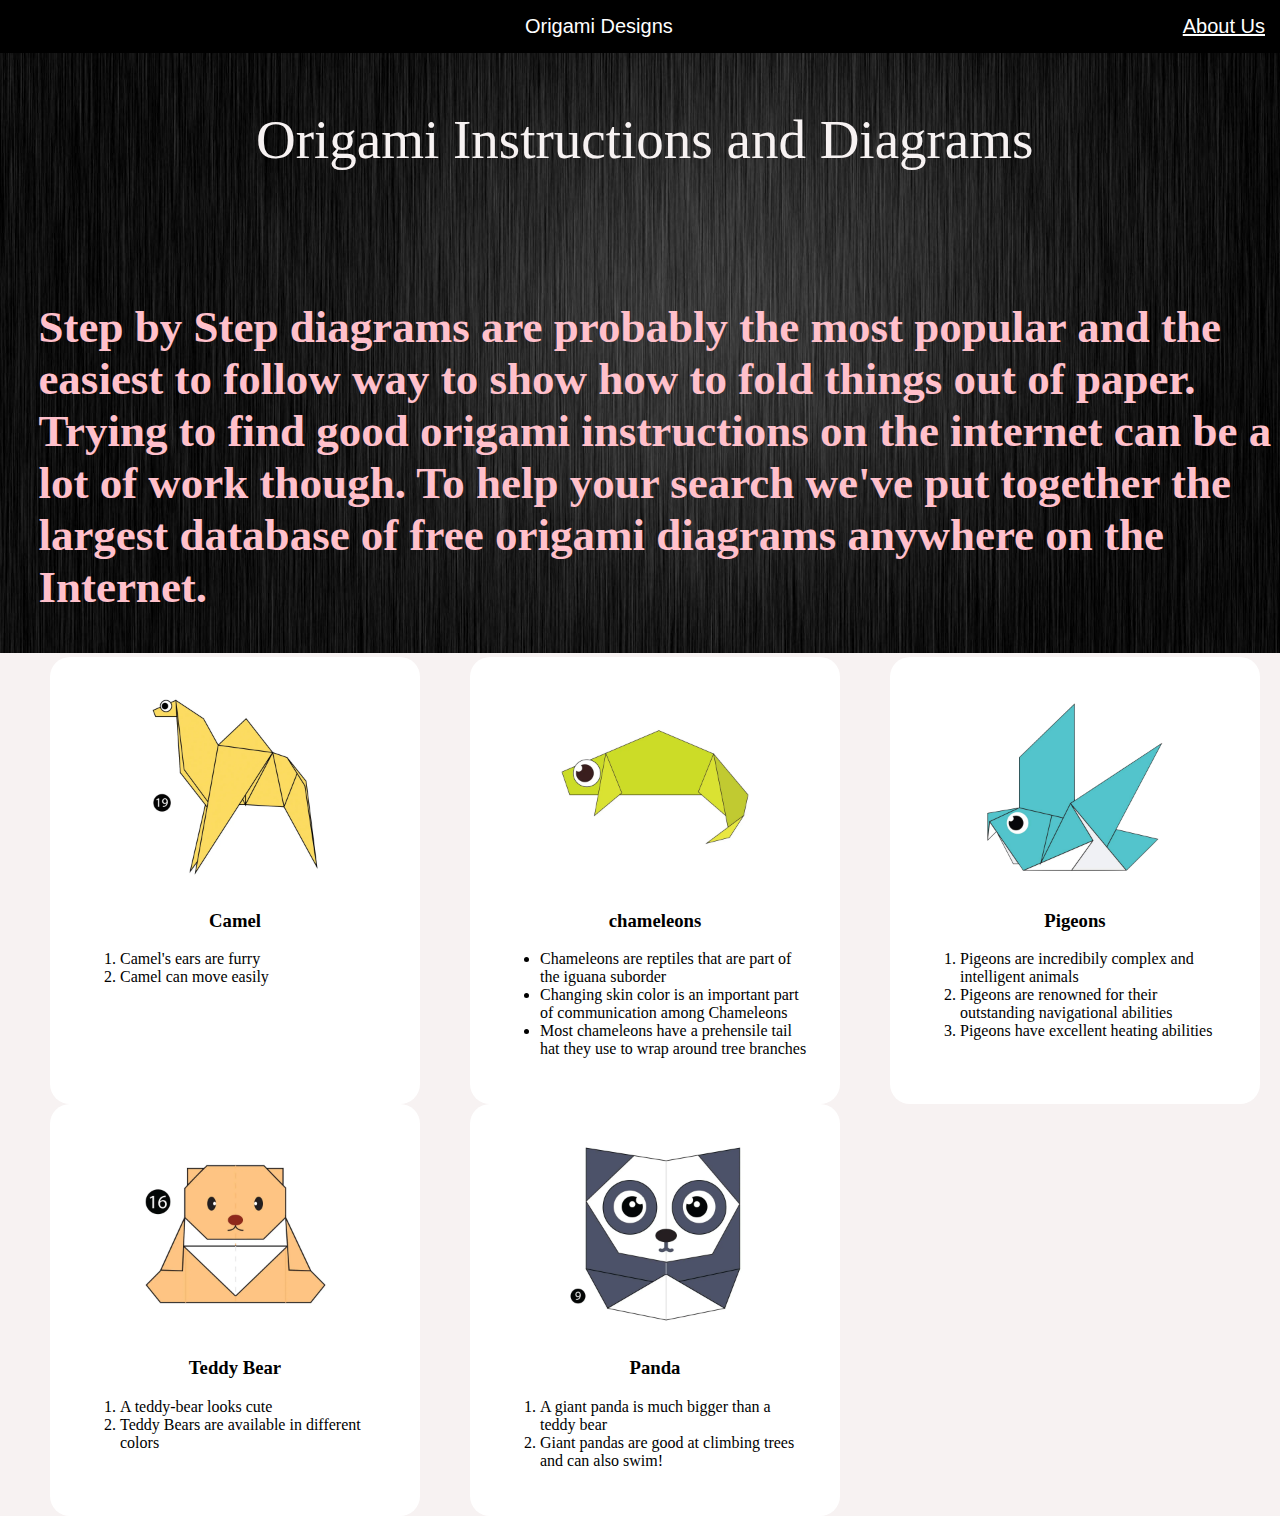
<file: index.html>
<!DOCTYPE html>
 <html>
    <head>
     <title>
      Origami Designs
     </title>
     <link rel = "stylesheet" type="text/css" href = "style.css">
    </head>

    <body>
      <div class = "header">
        <div class = "menu">
          <div><a href="#"></a></div>
          
       <div>Origami Designs</div>
       <div><a href = "about.html">About Us</a></div>
       </div>
      </div>

       <div class = "bodyimg">
         <img src="main2.jpg" height="600px" width = "100%">
         <p>
          Origami Instructions and Diagrams
        </p>
         <h3><br>
          Step by Step diagrams are probably the most popular and the easiest to follow way to show how to fold things out of paper.
          Trying to find good origami instructions on the internet can be a lot of work though. To help your search we've put 
           together the largest database of free origami diagrams anywhere on the Internet.
      </h3>
   
       </div>
     
  

    <div class = "grid">
      <div class ="origami">
        <center>
          <a href = "https://origami.me/camel/"><img src = "camel.png" width = "200px" height="200px">
          </a>
        <h3> Camel</h3>

        </center>
        <p>
          <ol>
            <li> Camel's ears are furry</li>
            <li> Camel can move easily </li>
          </ol>
        </p>
      </div>



   <div class = "origami">
   <center>
     <a href = "https://origami.me/chameleon/"><img src = "Chameleon.png"  width = 200 height=200 height = "200px"></a>
  <h3>chameleons</h3>
    </center>
    
    <p>
    <ul>

      <li> Chameleons are reptiles that are part of the iguana suborder</li>
      <li>Changing skin color is an important part of communication among Chameleons</li>
      <li>Most chameleons have a prehensile tail hat they use to wrap around tree branches</li>
      
    </ul>
  </p>
  </div>
  <div class = "origami">
    <center>

    
    <a href = "https://origami.me/pigeon">
    <img src="pigeon.png" width="200px" height = "200px"></a>
    <h3> Pigeons</h3>
    </center>
    <p>
    <ol>
         <li>Pigeons are incredibily complex and intelligent animals </li>
         <li>Pigeons are renowned for their outstanding navigational abilities</li>
         <li>Pigeons have excellent heating abilities</li>
    </ol>
    </p>
  </div>

  <div class = "grid">
    <div class = "origami">
      <center>
  
      
      <a href = "https://origami.me/teddy-bear">
      <img src="teddy-bear.png" width="200px" height = "200px"></a>
      <h3> Teddy Bear</h3>
      </center>
      <p>
      <ol>
           <li> A teddy-bear looks cute </li>
           <li> Teddy Bears are available in different colors</li>
          
      </ol>
      </p>

  </div>

  <div class = "grid">
    <div class = "origami">
      <center>
  
      
      <a href = "https://origami.me/panda/">
      <img src="panda.png" width="200px" height = "200px"></a>
      <h3> Panda</h3>
      </center>
      <p>
      <ol>
           <li> A giant panda is much bigger than a teddy bear </li>
           <li> Giant pandas are good at climbing trees and can also swim! </li>
          
      </ol>
      </p>

  </div>

  </div>
    </body>

    

  </html>
</file>
<file: style.css>
h1{
    color: blue;
}

.menu{
    display:flex;
    justify-content: space-between;
    background-color: #000000;
    padding:15px;
    font-size: 20px;
    font-family:sans-serif;
    font-weight: 400;
    color:#ffffff
}

body{
    margin:0px;
    background-color: #f7f2f2;
}

.bodyimg{
    position: relative;
}

.bodyimg p{
    color:#f7f2f2;
    font-size: 55px;
    font-family: fantasy;
    position: absolute;
    top:0.01%;
    left:20%;
    transform:translate(-50,-50%);
}

.bodyimg h3{
    color:pink;
    font-size: 45px;
    font-family: chiller;
    position: absolute;
    top:25%;
    left:3%;
    transform:translate(-50,-50%);
    
}
.grid{
    display:flex;
    flex-wrap:wrap;
    font-family: sans-serif;
}

.grid img{
    border:2px solid #000000
    border-radius 50px;
}

.origami{
    border-radius: 20px;
    background-color: #ffffff;
    padding: 30px;
    /*margin: 25px*/
    margin-left: 50px;
    width: 310px;
    font-family: fantasy;
}

a:link{
    color:white;
}
a:visited{
    color:white;
    text-decoration : none;
}

.origami:hover{
    tranform:scale(1.2);

}
</file>
